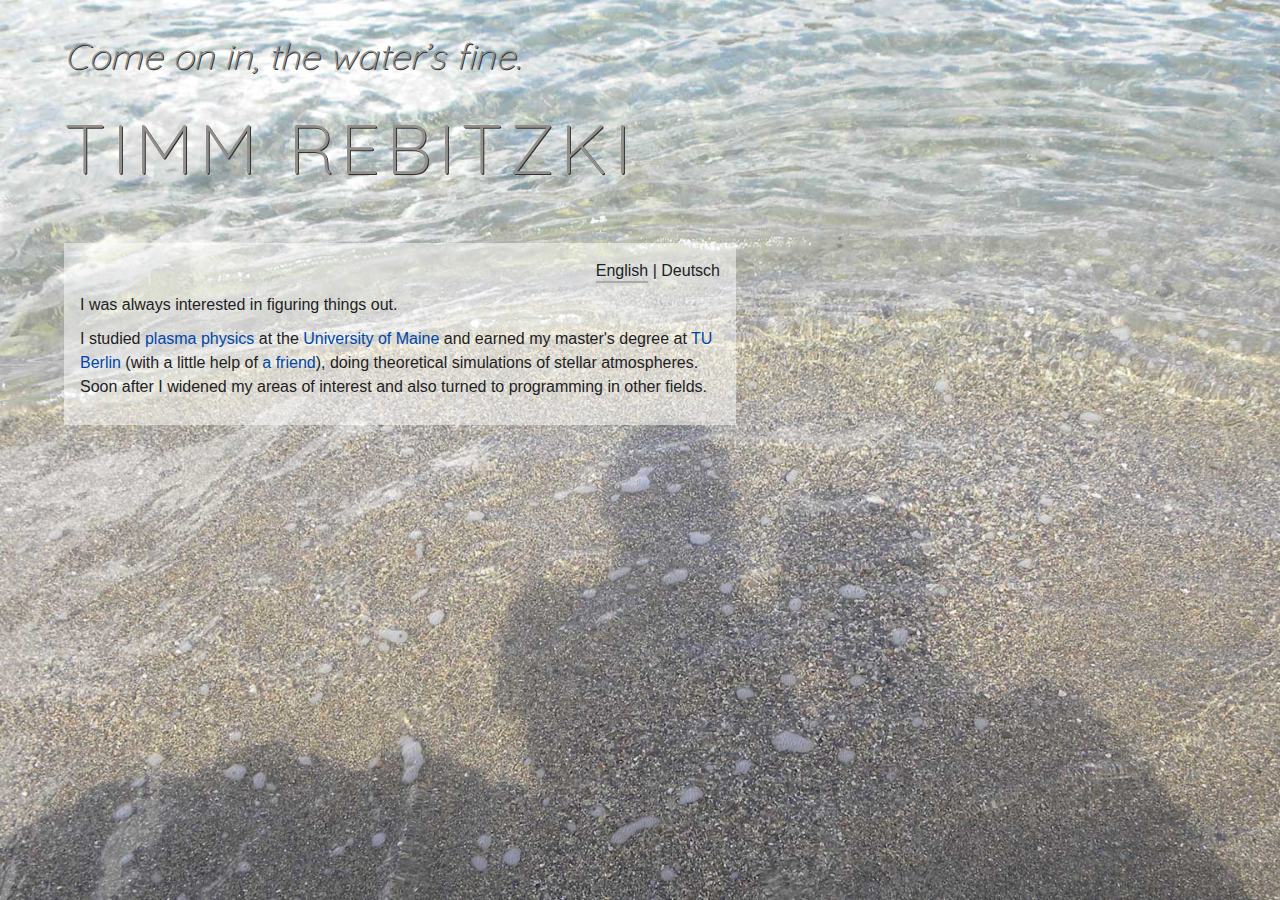
<file: index.htm>
<!DOCTYPE html>
<html lang="en">

  <head>
    <meta charset="utf-8">
    <meta name="viewport" content="width=device-width, initial-scale=1.0">
    <title>Timm Rebitzki</title>
    <meta name="description" content="">
    <link href="http://fonts.googleapis.com/css?family=Quicksand:300" rel="stylesheet" type="text/css">
    <link href="css/style.css" rel="stylesheet" type="text/css">
  </head>

  <body>
    <h2>Come on in, the water&rsquo;s fine.</h2>
    <h1>Timm Rebitzki</h1>

    <div id="bio">
      <div id="lang-menu"><span class="en">English</span> | <span class="de">Deutsch</span></div>
      <div class="lang-en">
        <p>I was always interested in figuring things out.</p>

        <p>I studied <a href="http://en.wikipedia.org/wiki/Plasma_%28physics%29">plasma physics</a> at the <a href="http://www.physics.umaine.edu/">University of Maine</a> and earned my master's degree at <a href="http://www-astro.physik.tu-berlin.de/en/node/175">TU Berlin</a> (with a little help of <a href="http://65.54.113.26/Author/19085407/klaus-nather">a friend</a>), doing theoretical simulations of stellar atmospheres. Soon after I widened my areas of interest and also turned to programming in other fields.</p>

        <p></p>
      </div>

      <hr class="lang-sep">
      
      <div class="lang-de">
        <p>Ich wollte schon immer rausfinden wie das alles funktioniert.</p>

        <p>An der <a href="http://www.physics.umaine.edu/">University of Maine</a> studierte ich <a href="http://de.wikipedia.org/wiki/Plasma_%28Physik%29">Plasmaphysik</a>  und erhielt mein Diplom an der <a href="http://www-astro.physik.tu-berlin.de/de/node/175">TU Berlin</a> (unterstützt durch <a href="http://65.54.113.26/Author/19085407/klaus-nather">einen Freund</a>), mit einer theoretischen Arbeit zur Simulation von Sternatmosphären. Bald danach erweiterte ich meine Interessen und widmete mich der Programmierung auch in anderen Bereichen.</p>

        <p></p>
      </div>
    </div>

    <div id="links">
    </div>

    <div id="logo">
    </div>

    <script type="text/javascript" src="http://ajax.googleapis.com/ajax/libs/jquery/1.9.1/jquery.min.js"></script>
    <script type="text/javascript" src="js/jquery.cookie.js"></script>
    <script type="text/javascript" src="js/default.js"></script>
  </body>

</html>
</file>
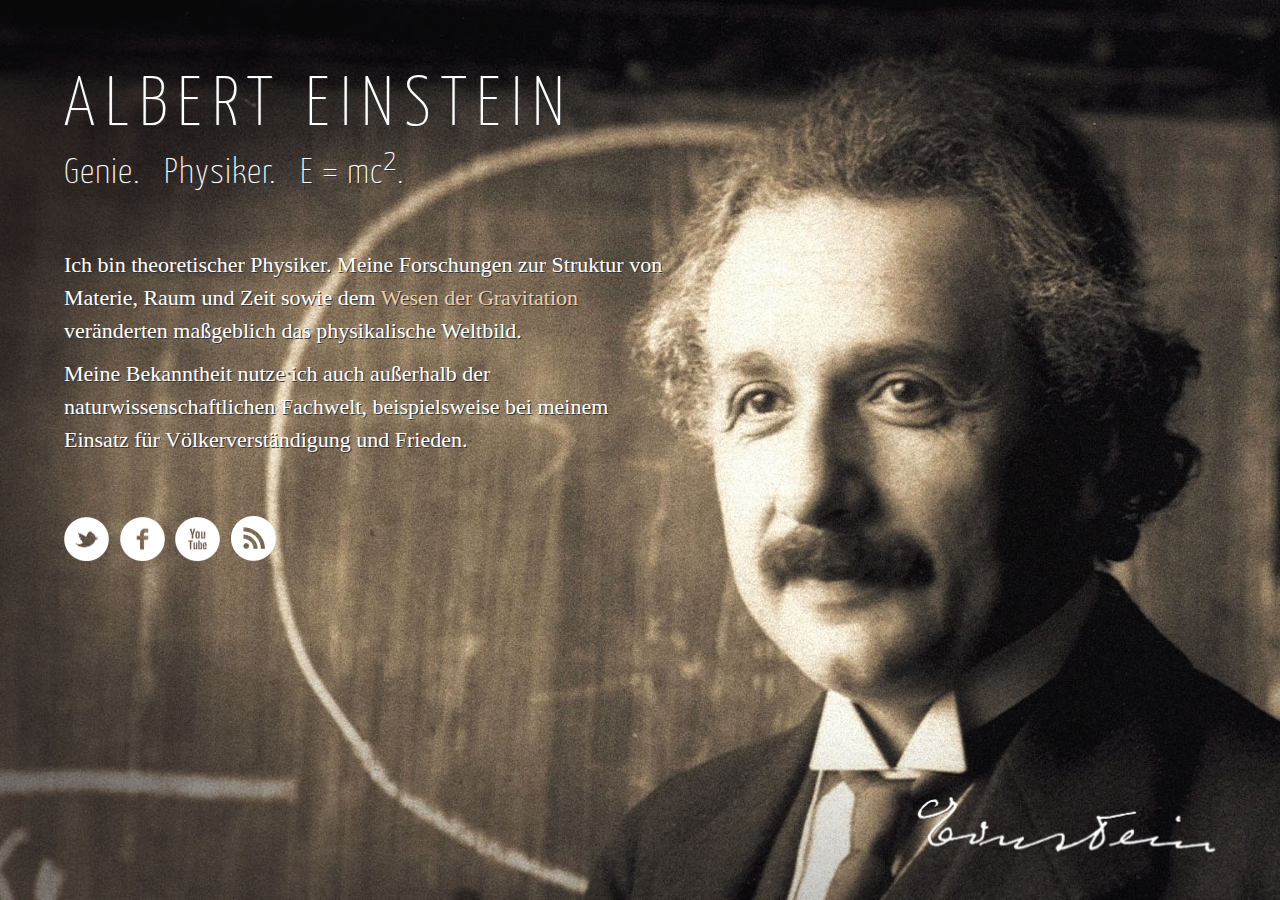
<file: einstein.htm>
<!DOCTYPE html>
<html lang="de">

<!-- 
	Ihre beste Seite - 
	Eleganter Einseiter als persönliche Homepage
	c't 18/13, Seite 174
	
	Einstein-Foto:	Ferdinand Schmutzer (Public Domain)
					http://commons.wikimedia.org/wiki/File:Einstein_1921_by_F_Schmutzer.jpg
	Yanone-Font:	Jan Gerne (SIL Open Font License)
					http://www.yanone.de/typedesign/kaffeesatz/
					http://www.google.com/fonts/specimen/Yanone+Kaffeesatz
	Icons:			Jelio Dimitrov
					http://dribbble.com/shots/384760-Free-Social-Icons
-->

<head>
	<meta charset="utf-8" />
	<meta name="viewport" content="width=device-width, initial-scale=1.0" />
	<title>Albert Einstein</title>
	<link href="css/yanone.css" rel="stylesheet" type="text/css" />
	<link href="css/einstein.css" rel="stylesheet" type="text/css" />
</head>

<body>
	<h1>Albert Einstein</h1>
	<h2>Genie. &nbsp; Physiker. &nbsp; E = mc<sup>2</sup>.</h2>

	<div id="biografie">
		<p>Ich bin theoretischer Physiker. Meine Forschungen zur Struktur von Materie, Raum und Zeit sowie dem <a href="http://de.wikipedia.org/wiki/Albert_Einstein">Wesen der Gravitation</a> veränderten ma&szlig;geblich das physikalische Weltbild.</p>
		<p>Meine Bekanntheit nutze ich auch au&szlig;erhalb der naturwissenschaftlichen Fachwelt, beispielsweise bei meinem Einsatz für V&ouml;lkerverst&auml;ndigung und Frieden.</p>
	</div>

	<div id="links">
		<a href="#"><img src="images/twitter.png" alt="Twitter" /></a>
		<a href="#"><img src="images/facebook.png" alt="Facebook" /></a>
		<a href="#"><img src="images/youtube.png" alt="YouTube" /></a>
		<a href="#"><img src="images/rss.png" alt="RSS-Feed" /></a>
	</div>

	<div id="logo">
		<img src="images/einstein-logo.png" alt="Einstein" />
	</div>
</body>

</html>
</file>
<file: css/yanone.css>
@font-face {
	font-family: "Yanone Kaffeesatz";
	font-style: normal;
	font-weight: 200;
	src: local("Yanone Kaffeesatz ExtraLight"), local("YanoneKaffeesatz-ExtraLight"), url(yanone.woff) format("woff");
	}
</file>
<file: css/style.css>
/*  
    BROWSER RESET
    http://meyerweb.com/eric/tools/css/reset/ 
    v2.0 | 20110126
    License: none (public domain)
*/

html, body, div, span, applet, object, iframe,
h1, h2, h3, h4, h5, h6, p, blockquote, pre,
a, abbr, acronym, address, big, cite, code,
del, dfn, em, img, ins, kbd, q, s, samp,
small, strike, strong, sub, tt, var,
b, u, i, center,
dl, dt, dd, ol, ul, li,
fieldset, form, label, legend,
table, caption, tbody, tfoot, thead, tr, th, td,
article, aside, canvas, details, embed, 
figure, figcaption, footer, header, hgroup, 
menu, nav, output, ruby, section, summary,
time, mark, audio, video {
  margin: 0;
  padding: 0;
  border: 0;
  font-size: 100%;
  font: inherit;
  vertical-align: baseline;
  }

article, aside, details, figcaption, figure, 
footer, header, hgroup, menu, nav, section {
  display: block;
  }

/* google fonts:
   http://fonts.googleapis.com/css?family=xxx
   Ubuntu:300
   Raleway:100, 200
   Josefin Sans:300 italic
   Quicksand:300
   Oxygen:300
   Open Sans:300
   Lato:300
   Merriweather Sans:300
 */

/* BODY WITH BACKGROUND PHOTO */

body {
  background: #bfbbb6 url(../images/beach.jpg) no-repeat fixed  center center;
  background-size: cover;
  line-height: 1;
  font-size: 62.5%;
  }

a {
  color: #FFF;
  text-decoration: none;
  }

/* HEADINGS: NAME, BYLINE */

h1, h2 {
  color: #928e89;
  font-family: "Quicksand", Verdana, sans-serif;
  font-weight: 200;
  padding: 0 5%;
  text-shadow: 1px 1px 0 #333;
  }

h1 {
  font-size: 700%;
  letter-spacing: 6px;
  text-transform: uppercase;
  margin: 3% 0 10px 0;
  word-wrap: break-word;
  }

h2 {
  font-size: 360%;
  font-style: italic;
  letter-spacing: 0px;
  margin-top: 3%;
  }

/* BIOGRAPHY */

#bio {
  position: relative;
  width: 50%;
  max-width: 800px;
  color: #222;
  /*font-family: Georgia, Cambria, "Times New Roman", serif;*/
  font-family: Verdana, sans-serif;
  font-size: 160%;
  line-height: 1.5em;
  /*text-shadow: 1px 1px 1px #666;*/
  margin: 60px 5% 0 5%;
  padding: 1em;
  z-index: 1;
  background-color: rgba(255, 255, 255, 0.5);
  }
  
#bio hr {
  height: 1px; 
  border: 1px solid #aaa; 
  margin: 40px 0;
  }

#bio p {
  margin: 10px 0;
  }
  
#bio a {
  color: #0047aa;
  transition: color .2s ease;
  }
  
#bio a:hover {
  color: #007bff;
  }

/* LANGUAGE MENU */
  
#bio #lang-menu {
  font-size: 100%;
  text-align: right;
  margin-bottom: 10px;
  display: none;
  }

#bio #lang-menu span {
  padding-bottom: 2px;
  transition: color .2s ease;
  }

#bio #lang-menu span:hover {
  color: #007bff;
  cursor: pointer;
  }

#bio #lang-menu .active {
  border-bottom: 2px solid #aaa;
  }
</file>
<file: css/einstein.css>
/*	http://meyerweb.com/eric/tools/css/reset/ 
	v2.0 | 20110126
	License: none (public domain)
*/

html, body, div, span, applet, object, iframe,
h1, h2, h3, h4, h5, h6, p, blockquote, pre,
a, abbr, acronym, address, big, cite, code,
del, dfn, em, img, ins, kbd, q, s, samp,
small, strike, strong, sub, tt, var,
b, u, i, center,
dl, dt, dd, ol, ul, li,
fieldset, form, label, legend,
table, caption, tbody, tfoot, thead, tr, th, td,
article, aside, canvas, details, embed, 
figure, figcaption, footer, header, hgroup, 
menu, nav, output, ruby, section, summary,
time, mark, audio, video {
	margin: 0;
	padding: 0;
	border: 0;
	font-size: 100%;
	font: inherit;
	vertical-align: baseline;
	}

article, aside, details, figcaption, figure, 
footer, header, hgroup, menu, nav, section {
	display: block;
	}

/*	BODY MIT HINTERGRUND-FOTO */
	
body {
	background-color: #111;
	background-image: url("../images/einstein.jpg");
	background-repeat: no-repeat;
	background-attachment: fixed;
	background-position: center center;
	background-size: cover;
	line-height: 1;
	font-size: 62.5%; /* BASIS-GR�SSE (62,5% = 10PX) */
	}

a {
	color: #FFF;
	text-decoration: none;
	}
	
/*	�BERSCHRIFTEN: NAME / KURZBESCHR. */
	
h1, h2 {
	color: #FFF;
	font-family: "Yanone Kaffeesatz", "Arial Narrow", Sans-Serif;
	font-weight: 200;
	padding: 0 5%;
	text-shadow: 1px 1px 0 #333;
	}
	
h1 {
	font-size: 700%; /* IN BEZUG AUF BASIS-GR�SSE (700% = 70PX) */
	letter-spacing: 10px;
	text-transform: uppercase;
	margin: 5% 0 10px 0;
	word-wrap: break-word;
	}

h2 {
	font-size: 360%;
	letter-spacing: 1px;
	}
	
/*	BIOGRAFIE-BOX */
	
#biografie {
	position: relative;
	width: 50%;
	max-width: 600px;
	color: #FFF;
	font-family: Georgia, Cambria, "Times New Roman", Serif;
	font-size: 220%;
	line-height: 1.5em;
	text-shadow: 1px 1px 0 #333;
	margin: 60px 5% 0 5%;
	z-index: 1;
	}
	
#biografie p {
	margin: 10px 0;
	}
	
#biografie a {
	color: #ECCFAE;
	transition: color .2s ease;
	-webkit-transition: color .2s ease;
	-moz-transition: color .2s ease;
	-o-transition: color .2s ease;
	}
	
#biografie a:hover {
	color: #FFF;
	}
	
/*	SOCIAL-WEB-LINKS */
	
#links {
	margin: 60px 5% 5% 5%;
	}
	
#links img {
	width: 45px;
	height: auto;	
	}

#links a {
	margin: 0 8px 0 0;
	}
	
#links a:hover {
	opacity: .6;
	transition: opacity .3s ease;
	-webkit-transition: opacity .3s ease;
	-moz-transition: opacity .3s ease;
	-ms-transition: opacity .3s ease;
	-o-transition: opacity .3s ease;
	}
	
/*	EINSTEIN-UNTERSCHRIFT */
	
#logo {
	width: 95%;
	position: fixed;
	bottom: 5%;
	right: 5%;
	text-align: right;
	z-index: 0;
	}
		
#logo img {
	width: 100%;
	max-width: 300px;
	height: auto;
	}
	
/*	OPTIMIERUNG F�R KLEINE BILDSCHIRME, AM 
	BEISPIEL DES IPHONE: */
	
@media only screen 
	and (min-width : 320px) 
	and (max-width : 568px) {

	#logo {
		position: relative;
		bottom: auto;
		right: auto;
		text-align: left;
		margin: 30px 5% 5% 5%;
		}

	}
	
/*	DAS LOGO (EINSTEINS UNTERSCHRIFT) WIRD 
	NICHT FIXIERT, SONDERN ANS ENDE DER 
	SEITE GESTELLT. ALTERNATIV K�NNTE MAN 
	ES MIT DIPLAY:NONE AUCH AUSBLENDEN. */
</file>
